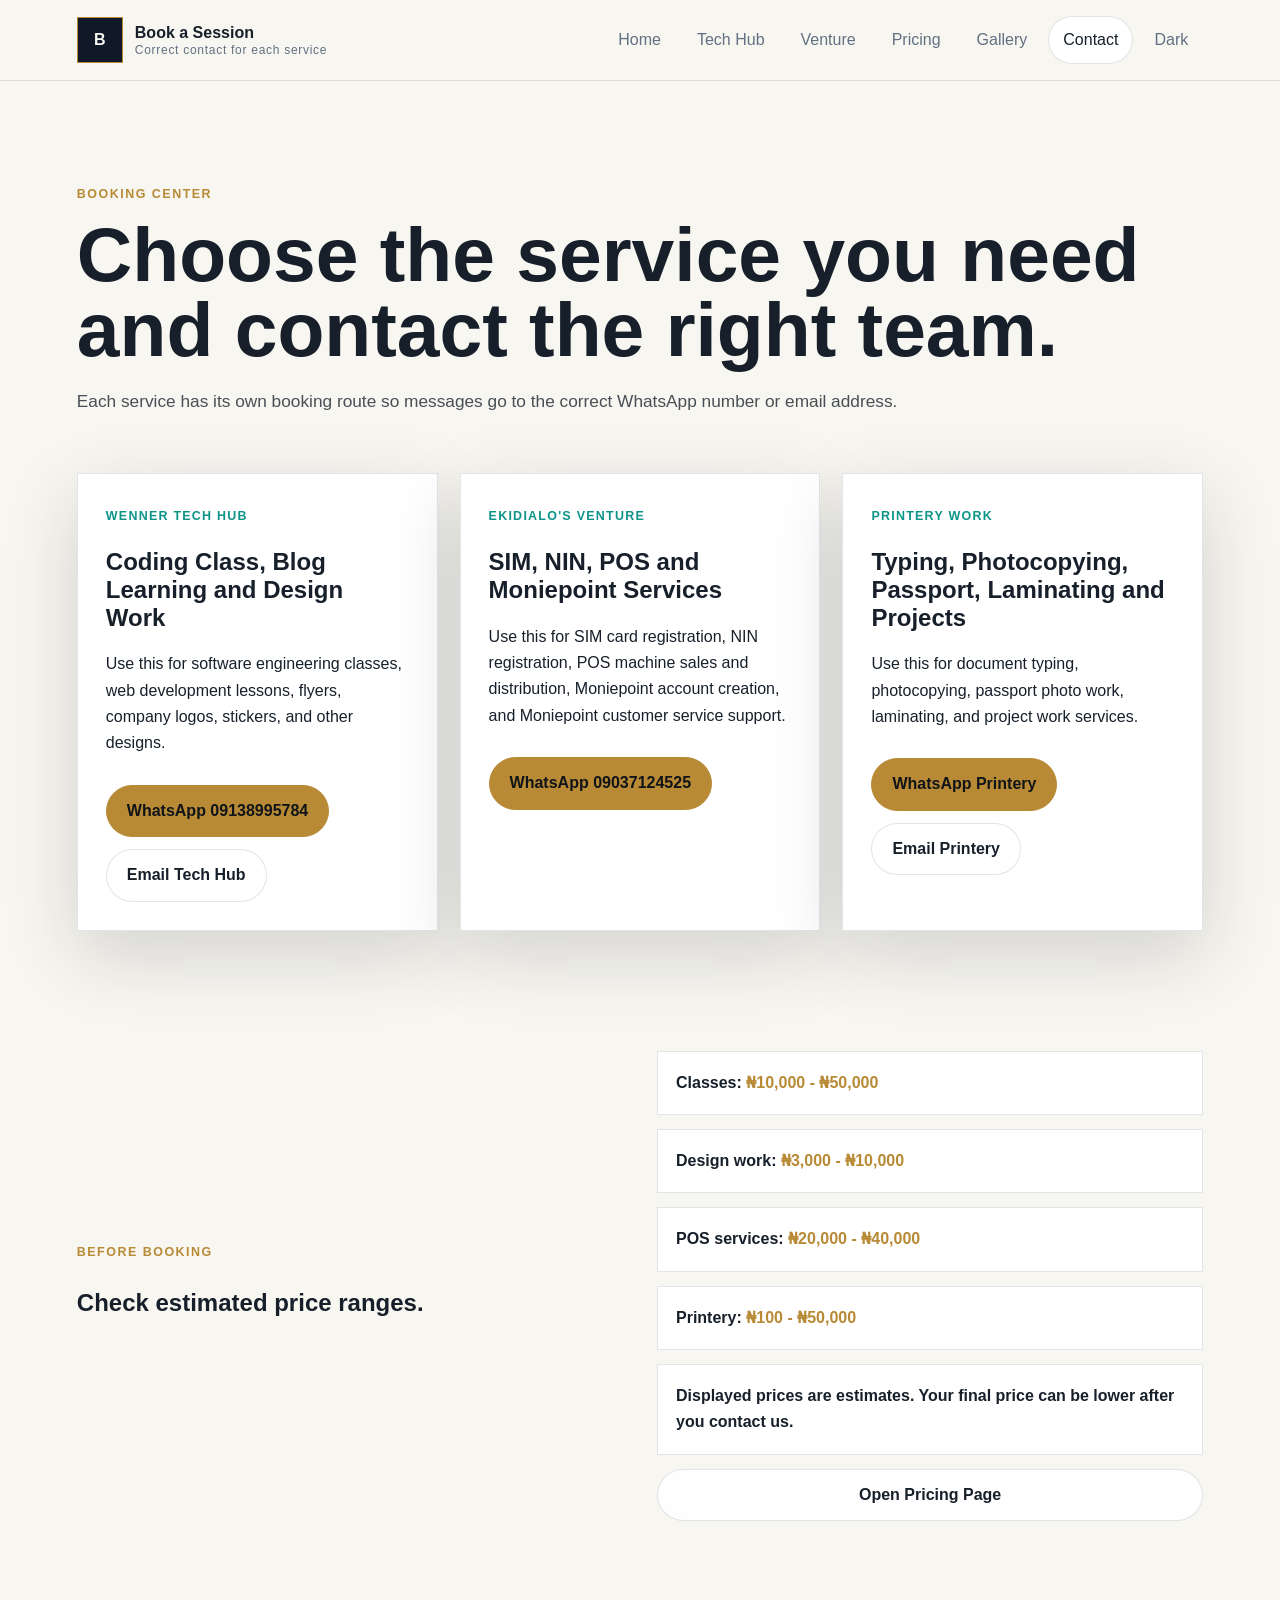
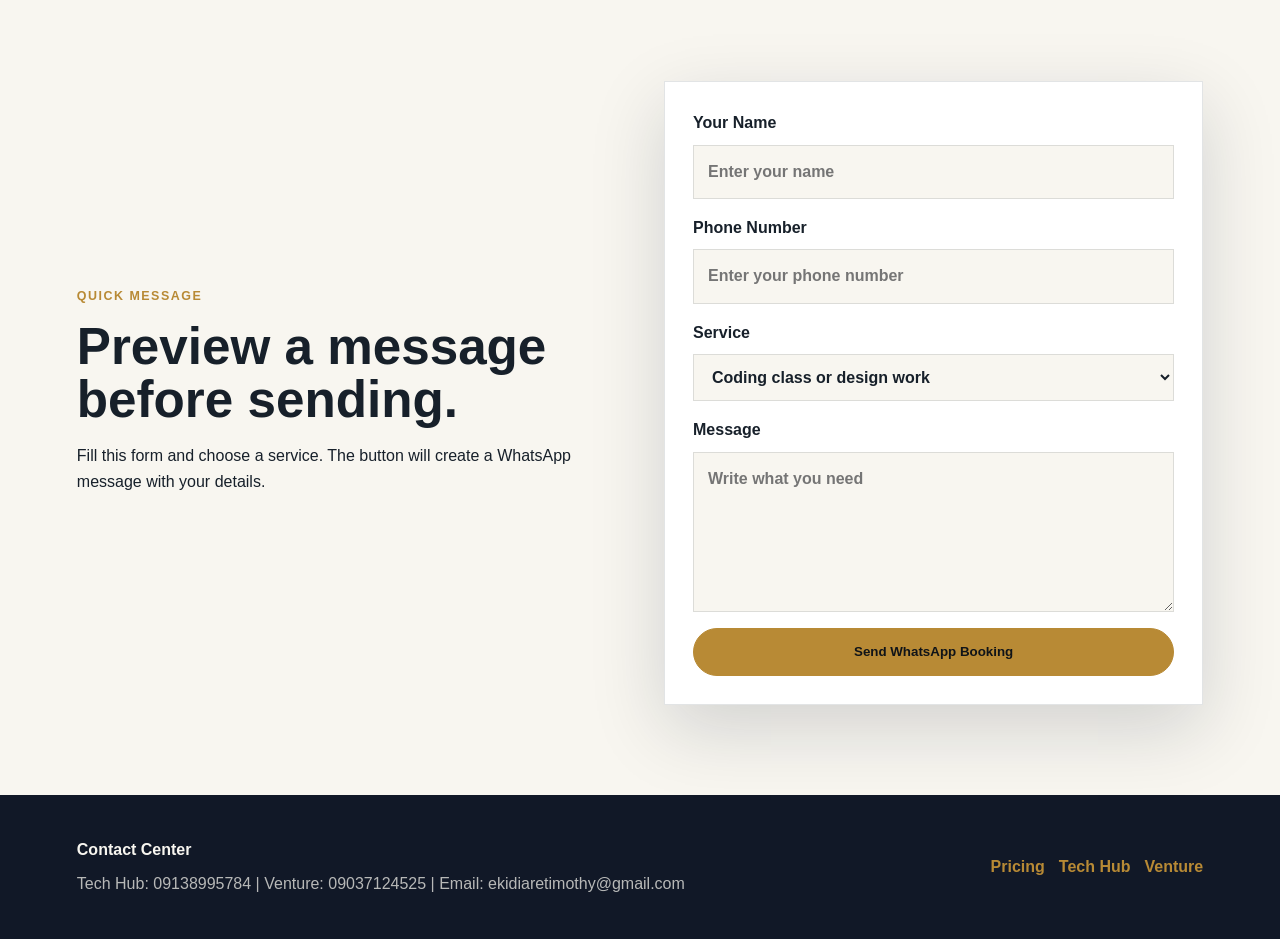
<file: contact.html>
<!DOCTYPE html>
<html lang="en">
<head>
  <meta charset="UTF-8">
  <meta name="viewport" content="width=device-width, initial-scale=1.0">
  <title>Contact and Booking | WENNER TECH HUB / EKIDIALO'S VENTURE</title>
  <link rel="stylesheet" href="styles.css">
  <script defer src="script.js"></script>
</head>
<body>
  <header class="site-header">
    <a class="brand" href="index.html"><span class="brand-mark">B</span><span><strong>Book a Session</strong><small>Correct contact for each service</small></span></a>
    <button class="nav-toggle" type="button" aria-label="Open navigation"><span></span><span></span><span></span></button>
    <nav class="main-nav" aria-label="Main navigation">
      <a href="index.html">Home</a><a href="tech-hub.html">Tech Hub</a><a href="venture.html">Venture</a><a href="pricing.html">Pricing</a><a href="gallery.html">Gallery</a><a href="contact.html" class="active">Contact</a>
      <button class="theme-toggle" type="button" aria-label="Switch color mode">Dark</button>
    </nav>
  </header>

  <main>
    <section class="content-section reveal">
      <p class="section-kicker">Booking center</p>
      <h1>Choose the service you need and contact the right team.</h1>
      <p class="wide-copy">Each service has its own booking route so messages go to the correct WhatsApp number or email address.</p>
    </section>

    <section class="booking-grid reveal">
      <article id="design-booking">
        <span>WENNER TECH HUB</span>
        <h2>Coding Class, Blog Learning and Design Work</h2>
        <p>Use this for software engineering classes, web development lessons, flyers, company logos, stickers, and other designs.</p>
        <div class="contact-actions">
          <a class="btn primary" href="https://wa.me/2349138995784?text=Hello%20WENNER%20TECH%20HUB%2C%20I%20want%20to%20book%20a%20coding%20or%20design%20session." target="_blank" rel="noopener">WhatsApp 09138995784</a>
          <a class="btn ghost" href="mailto:ekidiaretimothy@gmail.com?subject=WENNER%20TECH%20HUB%20Booking">Email Tech Hub</a>
        </div>
      </article>

      <article id="venture-booking">
        <span>EKIDIALO'S VENTURE</span>
        <h2>SIM, NIN, POS and Moniepoint Services</h2>
        <p>Use this for SIM card registration, NIN registration, POS machine sales and distribution, Moniepoint account creation, and Moniepoint customer service support.</p>
        <div class="contact-actions">
          <a class="btn primary" href="https://wa.me/2349037124525?text=Hello%2C%20I%20want%20to%20book%20SIM%2C%20NIN%2C%20POS%20machine%20sales%2Fdistribution%2C%20Moniepoint%20account%20creation%20or%20Moniepoint%20customer%20service." target="_blank" rel="noopener">WhatsApp 09037124525</a>
        </div>
      </article>

      <article>
        <span>PRINTERY WORK</span>
        <h2>Typing, Photocopying, Passport, Laminating and Projects</h2>
        <p>Use this for document typing, photocopying, passport photo work, laminating, and project work services.</p>
        <div class="contact-actions">
          <a class="btn primary" href="https://wa.me/2349138995784?text=Hello%2C%20I%20want%20to%20book%20printery%20work." target="_blank" rel="noopener">WhatsApp Printery</a>
          <a class="btn ghost" href="mailto:lindaekidiare@gmail.ccom?subject=Printery%20Work%20Booking">Email Printery</a>
        </div>
      </article>
    </section>

    <section class="pricing-strip reveal">
      <div>
        <p class="section-kicker">Before booking</p>
        <h2>Check estimated price ranges.</h2>
      </div>
      <div class="price-strip-items">
        <p><strong>Classes:</strong> <span class="price-range" data-min="10000" data-max="50000">₦10,000 - ₦50,000</span></p>
        <p><strong>Design work:</strong> <span class="price-range" data-min="3000" data-max="10000">₦3,000 - ₦10,000</span></p>
        <p><strong>POS services:</strong> <span class="price-range" data-min="20000" data-max="40000">₦20,000 - ₦40,000</span></p>
        <p><strong>Printery:</strong> <span class="price-range" data-min="100" data-max="50000">₦100 - ₦50,000</span></p>
        <p class="price-note">Displayed prices are estimates. Your final price can be lower after you contact us.</p>
        <a class="btn ghost" href="pricing.html">Open Pricing Page</a>
      </div>
    </section>

    <section class="form-section reveal">
      <div>
        <p class="section-kicker">Quick message</p>
        <h2>Preview a message before sending.</h2>
        <p>Fill this form and choose a service. The button will create a WhatsApp message with your details.</p>
      </div>
      <form id="bookingForm">
        <label>Your Name<input type="text" id="visitorName" placeholder="Enter your name" required></label>
        <label>Phone Number<input type="tel" id="visitorPhone" placeholder="Enter your phone number" required></label>
        <label>Service
          <select id="serviceType" required>
            <option value="tech">Coding class or design work</option>
            <option value="venture">SIM, NIN, POS services, Moniepoint account creation or support</option>
            <option value="printery">Printery work</option>
          </select>
        </label>
        <label>Message<textarea id="visitorMessage" rows="5" placeholder="Write what you need"></textarea></label>
        <button class="btn primary" type="submit">Send WhatsApp Booking</button>
      </form>
    </section>
  </main>

  <footer class="site-footer">
    <div><strong>Contact Center</strong><p>Tech Hub: 09138995784 | Venture: 09037124525 | Email: ekidiaretimothy@gmail.com</p></div>
    <div class="footer-links"><a href="pricing.html">Pricing</a><a href="tech-hub.html">Tech Hub</a><a href="venture.html">Venture</a></div>
  </footer>
</body>
</html>
</file>
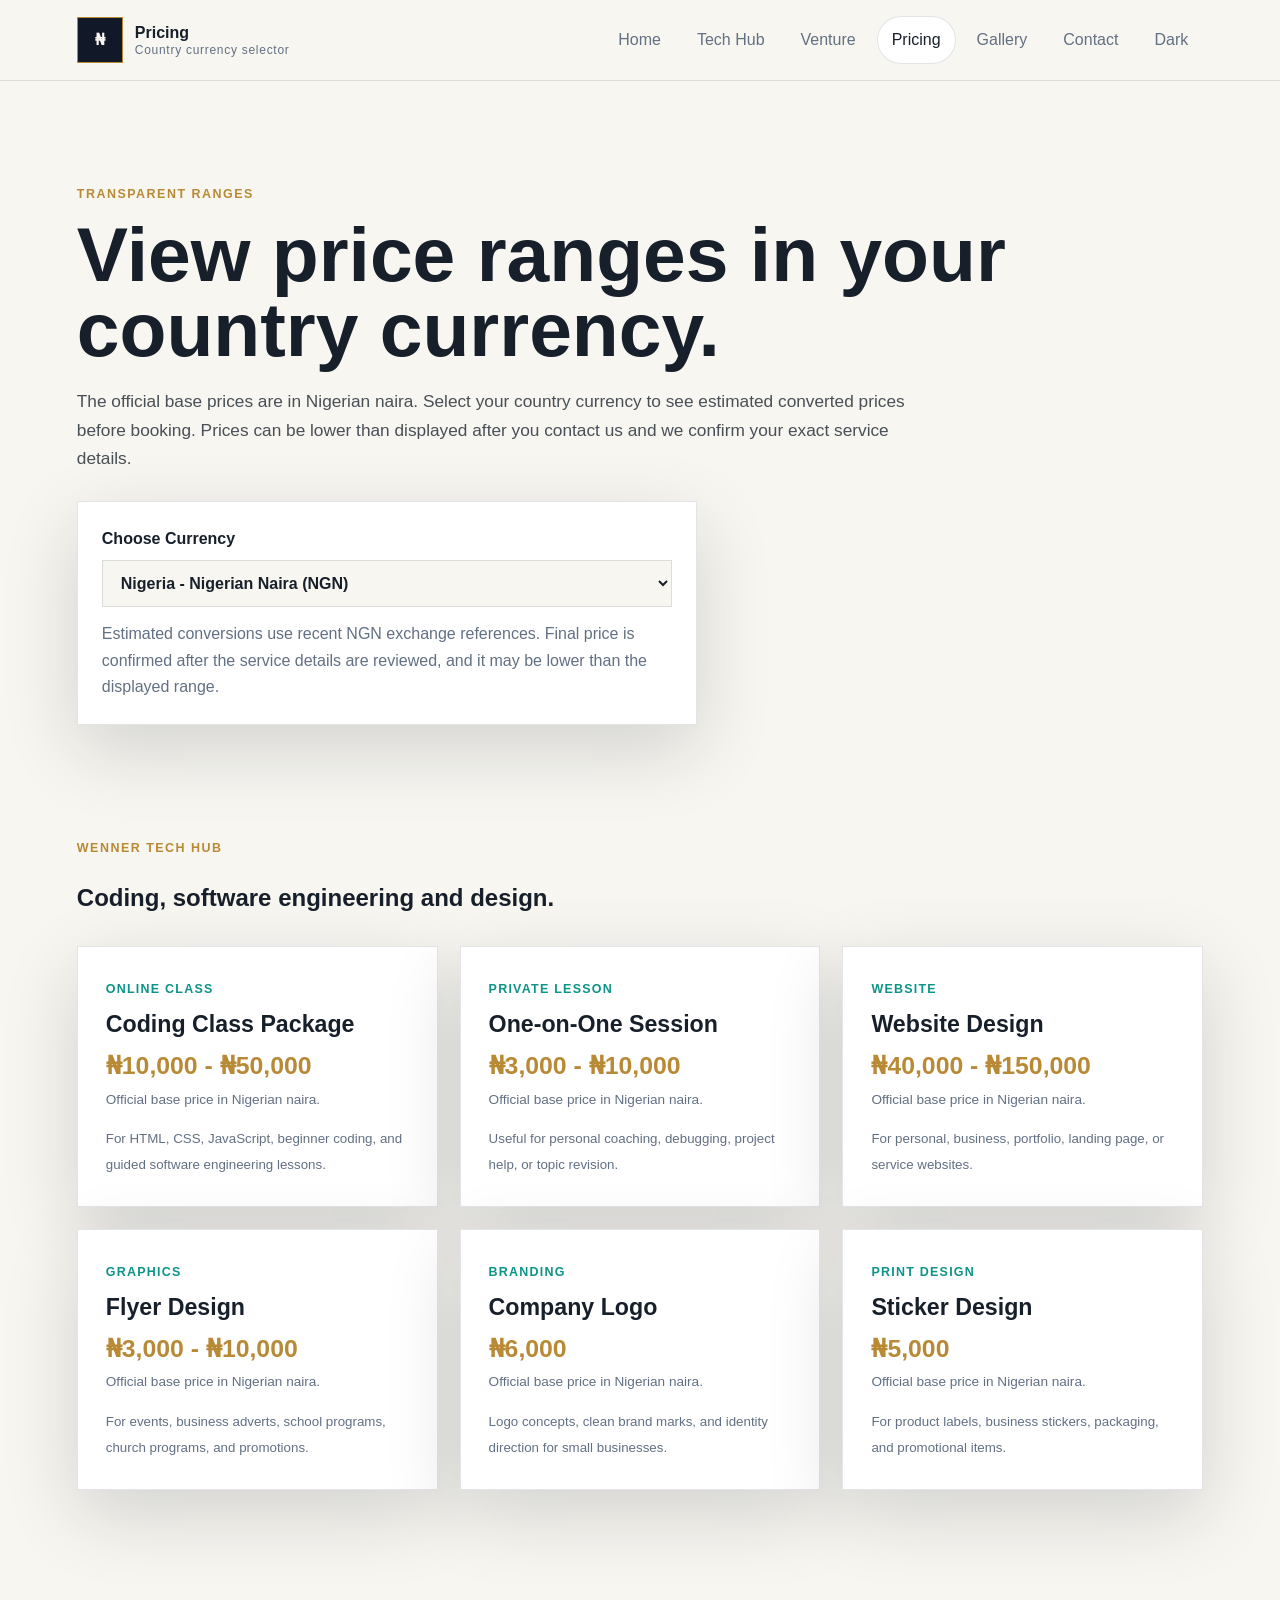
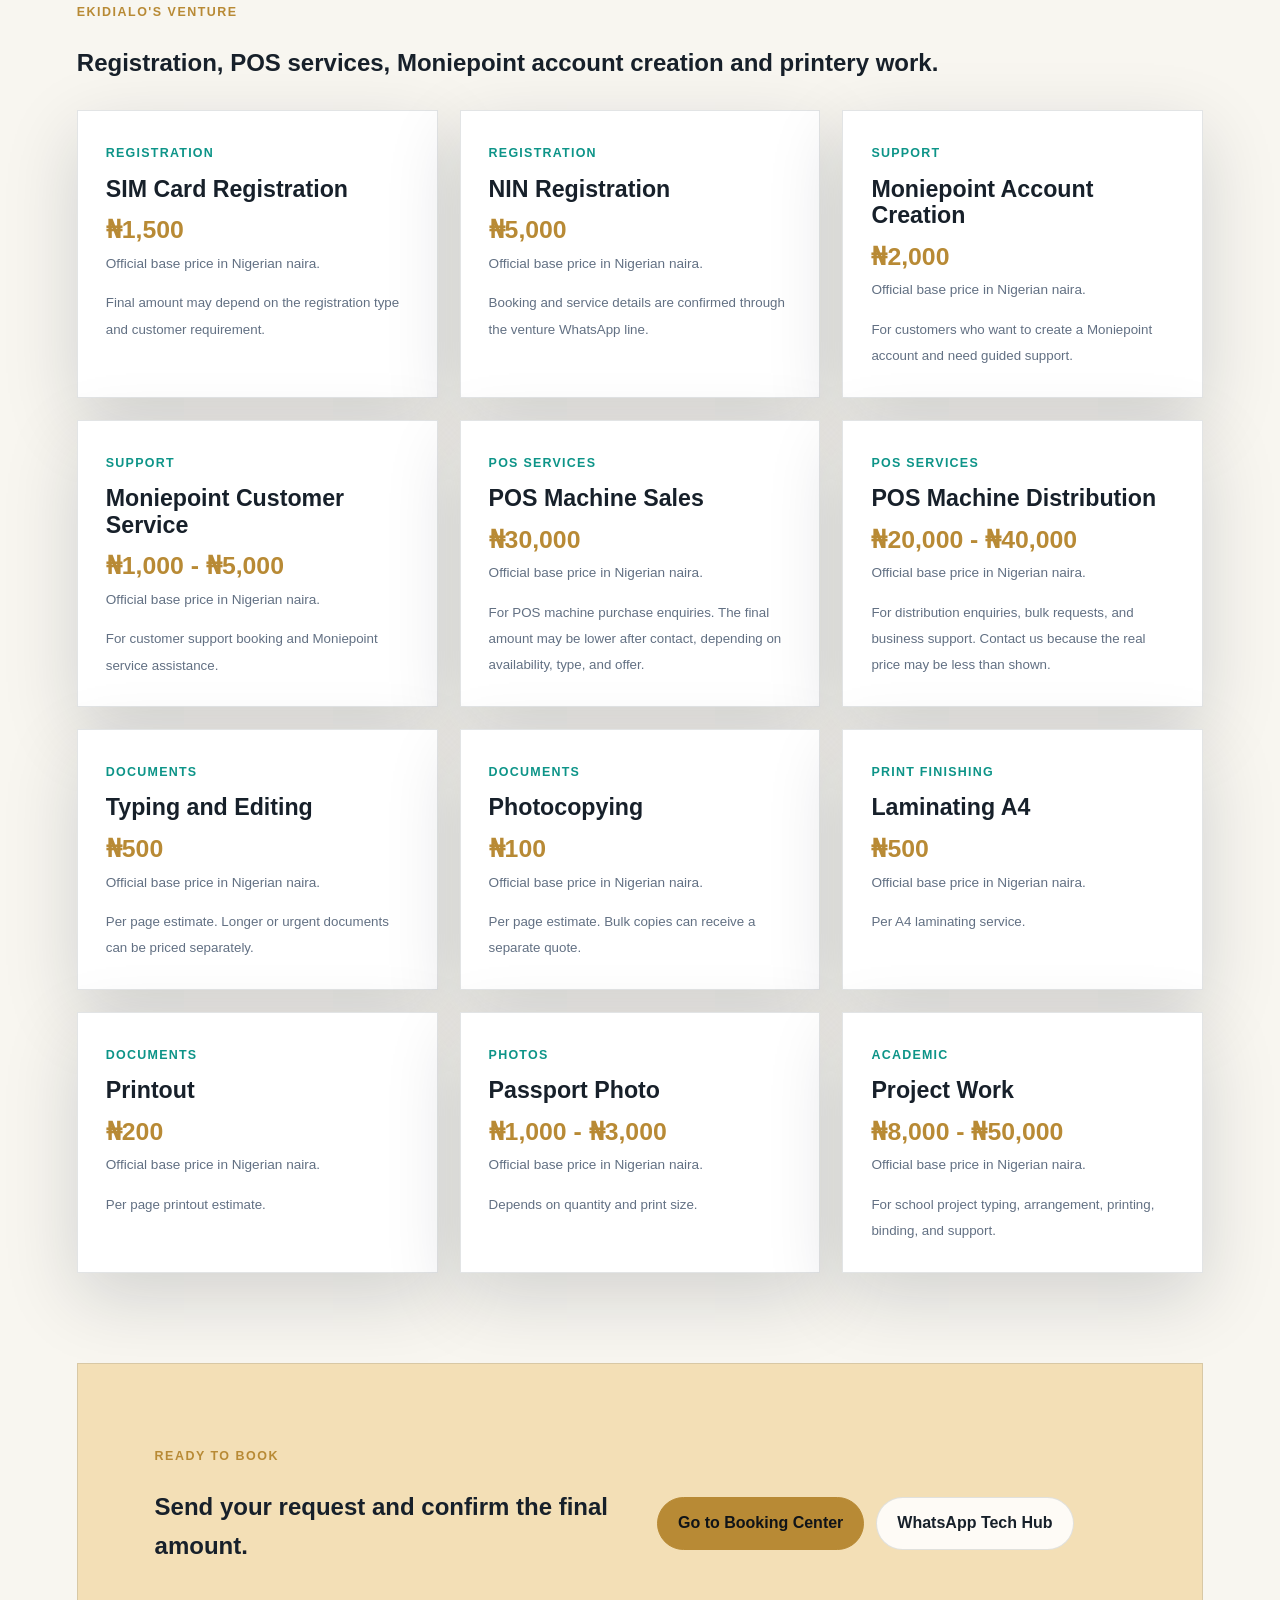
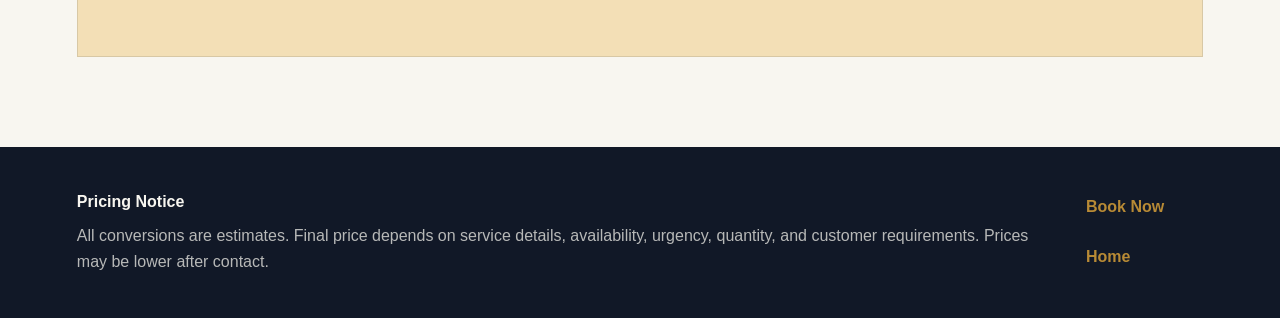
<file: pricing.html>
<!DOCTYPE html>
<html lang="en">
<head>
  <meta charset="UTF-8">
  <meta name="viewport" content="width=device-width, initial-scale=1.0">
  <title>Pricing | WENNER TECH HUB / EKIDIALO'S VENTURE</title>
  <link rel="stylesheet" href="styles.css">
  <script defer src="script.js"></script>
</head>
<body>
  <header class="site-header">
    <a class="brand" href="index.html"><span class="brand-mark">₦</span><span><strong>Pricing</strong><small>Country currency selector</small></span></a>
    <button class="nav-toggle" type="button" aria-label="Open navigation"><span></span><span></span><span></span></button>
    <nav class="main-nav" aria-label="Main navigation">
      <a href="index.html">Home</a><a href="tech-hub.html">Tech Hub</a><a href="venture.html">Venture</a><a href="pricing.html" class="active">Pricing</a><a href="gallery.html">Gallery</a><a href="contact.html">Contact</a>
      <button class="theme-toggle" type="button" aria-label="Switch color mode">Dark</button>
    </nav>
  </header>

  <main>
    <section class="content-section pricing-intro reveal">
      <p class="section-kicker">Transparent ranges</p>
      <h1>View price ranges in your country currency.</h1>
      <p class="wide-copy">The official base prices are in Nigerian naira. Select your country currency to see estimated converted prices before booking. Prices can be lower than displayed after you contact us and we confirm your exact service details.</p>
      <div class="currency-panel">
        <label>Choose Currency
          <select id="currencySelect" aria-label="Choose currency">
            <option value="NGN">Nigeria - Nigerian Naira (NGN)</option>
            <option value="USD">United States - US Dollar (USD)</option>
            <option value="GBP">United Kingdom - Pound Sterling (GBP)</option>
            <option value="EUR">Europe - Euro (EUR)</option>
            <option value="CAD">Canada - Canadian Dollar (CAD)</option>
            <option value="GHS">Ghana - Ghana Cedi (GHS)</option>
            <option value="ZAR">South Africa - Rand (ZAR)</option>
            <option value="CNY">China - Yuan (CNY)</option>
            <option value="SAR">Saudi Arabia - Riyal (SAR)</option>
          </select>
        </label>
        <p id="currencyNote">Estimated conversions use recent NGN exchange references. Final price is confirmed after the service details are reviewed, and it may be lower than the displayed range.</p>
      </div>
    </section>

    <section class="pricing-table-section reveal">
      <div class="section-heading">
        <p class="section-kicker">WENNER TECH HUB</p>
        <h2>Coding, software engineering and design.</h2>
      </div>
      <div class="price-card-grid">
        <article class="price-card">
          <span>Online class</span>
          <h3>Coding Class Package</h3>
          <p class="price-range" data-min="10000" data-max="50000">₦10,000 - ₦50,000</p>
          <small>For HTML, CSS, JavaScript, beginner coding, and guided software engineering lessons.</small>
        </article>
        <article class="price-card">
          <span>Private lesson</span>
          <h3>One-on-One Session</h3>
          <p class="price-range" data-min="3000" data-max="10000">₦3,000 - ₦10,000</p>
          <small>Useful for personal coaching, debugging, project help, or topic revision.</small>
        </article>
        <article class="price-card">
          <span>Website</span>
          <h3>Website Design</h3>
          <p class="price-range" data-min="40000" data-max="150000">₦40,000 - ₦150,000</p>
          <small>For personal, business, portfolio, landing page, or service websites.</small>
        </article>
        <article class="price-card">
          <span>Graphics</span>
          <h3>Flyer Design</h3>
          <p class="price-range" data-min="3000" data-max="10000">₦3,000 - ₦10,000</p>
          <small>For events, business adverts, school programs, church programs, and promotions.</small>
        </article>
        <article class="price-card">
          <span>Branding</span>
          <h3>Company Logo</h3>
          <p class="price-range" data-min="6000" data-max="6000">₦6,000</p>
          <small>Logo concepts, clean brand marks, and identity direction for small businesses.</small>
        </article>
        <article class="price-card">
          <span>Print design</span>
          <h3>Sticker Design</h3>
          <p class="price-range" data-min="5000" data-max="5000">₦5,000</p>
          <small>For product labels, business stickers, packaging, and promotional items.</small>
        </article>
      </div>
    </section>

    <section class="pricing-table-section reveal">
      <div class="section-heading">
        <p class="section-kicker">EKIDIALO'S VENTURE</p>
        <h2>Registration, POS services, Moniepoint account creation and printery work.</h2>
      </div>
      <div class="price-card-grid">
        <article class="price-card">
          <span>Registration</span>
          <h3>SIM Card Registration</h3>
          <p class="price-range" data-min="1500" data-max="1500">₦1,500</p>
          <small>Final amount may depend on the registration type and customer requirement.</small>
        </article>
        <article class="price-card">
          <span>Registration</span>
          <h3>NIN Registration</h3>
          <p class="price-range" data-min="5000" data-max="5000">₦5,000</p>
          <small>Booking and service details are confirmed through the venture WhatsApp line.</small>
        </article>
        <article class="price-card">
          <span>Support</span>
          <h3>Moniepoint Account Creation</h3>
          <p class="price-range" data-min="2000" data-max="2000">₦2,000</p>
          <small>For customers who want to create a Moniepoint account and need guided support.</small>
        </article>
        <article class="price-card">
          <span>Support</span>
          <h3>Moniepoint Customer Service</h3>
          <p class="price-range" data-min="1000" data-max="5000">₦1,000 - ₦5,000</p>
          <small>For customer support booking and Moniepoint service assistance.</small>
        </article>
        <article class="price-card">
          <span>POS services</span>
          <h3>POS Machine Sales</h3>
          <p class="price-range" data-min="30000" data-max="30000">₦30,000</p>
          <small>For POS machine purchase enquiries. The final amount may be lower after contact, depending on availability, type, and offer.</small>
        </article>
        <article class="price-card">
          <span>POS services</span>
          <h3>POS Machine Distribution</h3>
          <p class="price-range" data-min="20000" data-max="40000">₦20,000 - ₦40,000</p>
          <small>For distribution enquiries, bulk requests, and business support. Contact us because the real price may be less than shown.</small>
        </article>
        <article class="price-card">
          <span>Documents</span>
          <h3>Typing and Editing</h3>
          <p class="price-range" data-min="500" data-max="500">₦500</p>
          <small>Per page estimate. Longer or urgent documents can be priced separately.</small>
        </article>
        <article class="price-card">
          <span>Documents</span>
          <h3>Photocopying</h3>
          <p class="price-range" data-min="100" data-max="100">₦100</p>
          <small>Per page estimate. Bulk copies can receive a separate quote.</small>
        </article>
        <article class="price-card">
          <span>Print finishing</span>
          <h3>Laminating A4</h3>
          <p class="price-range" data-min="500" data-max="500">₦500</p>
          <small>Per A4 laminating service.</small>
        </article>
        <article class="price-card">
          <span>Documents</span>
          <h3>Printout</h3>
          <p class="price-range" data-min="200" data-max="200">₦200</p>
          <small>Per page printout estimate.</small>
        </article>
        <article class="price-card">
          <span>Photos</span>
          <h3>Passport Photo</h3>
          <p class="price-range" data-min="1000" data-max="3000">₦1,000 - ₦3,000</p>
          <small>Depends on quantity and print size.</small>
        </article>
        <article class="price-card">
          <span>Academic</span>
          <h3>Project Work</h3>
          <p class="price-range" data-min="8000" data-max="50000">₦8,000 - ₦50,000</p>
          <small>For school project typing, arrangement, printing, binding, and support.</small>
        </article>
      </div>
    </section>

    <section class="pricing-cta reveal">
      <div>
        <p class="section-kicker">Ready to book</p>
        <h2>Send your request and confirm the final amount.</h2>
      </div>
      <div class="hero-actions">
        <a class="btn primary" href="contact.html">Go to Booking Center</a>
        <a class="btn ghost" href="https://wa.me/2349138995784?text=Hello%2C%20I%20checked%20the%20price%20range%20and%20I%20want%20to%20book%20a%20service." target="_blank" rel="noopener">WhatsApp Tech Hub</a>
      </div>
    </section>
  </main>

  <footer class="site-footer">
    <div><strong>Pricing Notice</strong><p>All conversions are estimates. Final price depends on service details, availability, urgency, quantity, and customer requirements. Prices may be lower after contact.</p></div>
    <div class="footer-links"><a href="contact.html">Book Now</a><a href="index.html">Home</a></div>
  </footer>
</body>
</html>
</file>
<file: styles.css>
:root {
  color-scheme: light;
  --bg: #f8f6f0;
  --surface: #ffffff;
  --surface-strong: #111827;
  --text: #17202a;
  --muted: #627083;
  --gold: #b88a35;
  --gold-soft: #f3dfb6;
  --teal: #0d9488;
  --wine: #8a2548;
  --line: rgba(23, 32, 42, 0.12);
  --shadow: 0 24px 70px rgba(15, 23, 42, 0.16);
}

body.dark-mode {
  color-scheme: dark;
  --bg: #101418;
  --surface: #171d23;
  --surface-strong: #f8f6f0;
  --text: #edf2f7;
  --muted: #a8b3c2;
  --gold: #e4b85f;
  --gold-soft: rgba(228, 184, 95, 0.16);
  --teal: #2dd4bf;
  --wine: #fb7185;
  --line: rgba(237, 242, 247, 0.14);
  --shadow: 0 24px 70px rgba(0, 0, 0, 0.4);
}

* {
  box-sizing: border-box;
}

html {
  scroll-behavior: smooth;
}

body {
  margin: 0;
  background: var(--bg);
  color: var(--text);
  font-family: Arial, Helvetica, sans-serif;
  line-height: 1.65;
}

a {
  color: inherit;
  text-decoration: none;
}

img {
  display: block;
  max-width: 100%;
}

.site-header {
  position: sticky;
  top: 0;
  z-index: 20;
  display: flex;
  align-items: center;
  justify-content: space-between;
  gap: 24px;
  padding: 16px 6vw;
  border-bottom: 1px solid var(--line);
  background: color-mix(in srgb, var(--bg) 88%, transparent);
  backdrop-filter: blur(18px);
}

.brand {
  display: flex;
  align-items: center;
  gap: 12px;
  min-width: 230px;
}

.brand-mark {
  display: grid;
  width: 46px;
  height: 46px;
  place-items: center;
  border: 1px solid var(--gold);
  background: var(--surface-strong);
  color: var(--bg);
  font-weight: 800;
}

.brand strong,
.brand small {
  display: block;
  line-height: 1.2;
}

.brand small {
  color: var(--muted);
  font-size: 0.75rem;
  letter-spacing: 0.06em;
}

.main-nav {
  display: flex;
  align-items: center;
  gap: 6px;
}

.main-nav a,
.theme-toggle {
  border: 1px solid transparent;
  border-radius: 999px;
  padding: 10px 14px;
  background: transparent;
  color: var(--muted);
  font: inherit;
  cursor: pointer;
}

.main-nav a:hover,
.main-nav a.active,
.theme-toggle:hover {
  border-color: var(--line);
  background: var(--surface);
  color: var(--text);
}

.nav-toggle {
  display: none;
  width: 44px;
  height: 44px;
  border: 1px solid var(--line);
  background: var(--surface);
}

.nav-toggle span {
  display: block;
  width: 20px;
  height: 2px;
  margin: 5px auto;
  background: var(--text);
}

.hero {
  position: relative;
  min-height: 86vh;
  display: flex;
  align-items: center;
  padding: 90px 6vw;
  overflow: hidden;
  background: url("https://images.unsplash.com/photo-1518770660439-4636190af475?auto=format&fit=crop&w=1800&q=80") center/cover;
}

.hero-overlay {
  position: absolute;
  inset: 0;
  background: linear-gradient(90deg, rgba(9, 13, 18, 0.86), rgba(9, 13, 18, 0.55), rgba(9, 13, 18, 0.22));
}

.hero-content {
  position: relative;
  max-width: 820px;
  color: #fff;
}

.eyebrow,
.section-kicker {
  color: var(--gold);
  font-weight: 800;
  letter-spacing: 0.12em;
  text-transform: uppercase;
  font-size: 0.78rem;
}

.hero h1,
.page-hero h1,
.content-section h1 {
  margin: 10px 0 20px;
  font-size: clamp(2.4rem, 6vw, 5.8rem);
  line-height: 0.98;
}

.hero-copy,
.page-hero p,
.wide-copy {
  max-width: 850px;
  font-size: 1.08rem;
  color: color-mix(in srgb, currentColor 78%, transparent);
}

.hero-actions,
.contact-actions {
  display: flex;
  flex-wrap: wrap;
  gap: 12px;
  margin-top: 28px;
}

.btn {
  display: inline-flex;
  align-items: center;
  justify-content: center;
  min-height: 48px;
  border-radius: 999px;
  padding: 12px 20px;
  border: 1px solid var(--line);
  font-weight: 800;
}

.btn.primary {
  background: var(--gold);
  color: #101418;
  border-color: var(--gold);
}

.btn.ghost {
  background: color-mix(in srgb, var(--surface) 88%, transparent);
  color: var(--text);
}

.hero .btn.ghost {
  color: #fff;
  background: rgba(255, 255, 255, 0.12);
  border-color: rgba(255, 255, 255, 0.26);
}

.split-section,
.luxury-panel,
.creative-services,
.printery-band,
.form-section {
  display: grid;
  grid-template-columns: minmax(0, 1fr) minmax(0, 1fr);
  gap: 48px;
  align-items: center;
  padding: 90px 6vw;
}

.split-section h2,
.luxury-panel h2,
.creative-services h2,
.printery-band h2,
.form-section h2,
.content-section h2,
.blog-section h2 {
  margin: 0;
  font-size: clamp(2rem, 4vw, 3.7rem);
  line-height: 1.05;
}

.service-grid {
  display: grid;
  grid-template-columns: repeat(3, minmax(0, 1fr));
  gap: 22px;
  padding: 0 6vw 90px;
}

.service-card,
.blog-grid article,
.booking-grid article,
.service-list article {
  border: 1px solid var(--line);
  background: var(--surface);
  box-shadow: var(--shadow);
  overflow: hidden;
}

.service-card img {
  width: 100%;
  height: 240px;
  object-fit: cover;
}

.service-card div,
.blog-grid article,
.booking-grid article,
.service-list article {
  padding: 28px;
}

.service-card span,
.blog-grid span,
.booking-grid span {
  color: var(--teal);
  font-size: 0.78rem;
  font-weight: 800;
  letter-spacing: 0.1em;
  text-transform: uppercase;
}

.service-card h3,
.blog-grid h3,
.service-list h3 {
  margin: 8px 0 10px;
  font-size: 1.45rem;
  line-height: 1.18;
}

.service-card a,
.service-list a {
  color: var(--wine);
  font-weight: 800;
}

.featured-card {
  grid-column: span 1;
}

.stats-band {
  display: grid;
  grid-template-columns: repeat(4, minmax(0, 1fr));
  gap: 1px;
  padding: 0 6vw 90px;
}

.stats-band div {
  min-height: 150px;
  padding: 26px;
  background: var(--surface-strong);
  color: var(--bg);
}

.stats-band strong {
  display: block;
  color: var(--gold);
  font-size: 2.2rem;
}

.luxury-panel {
  margin: 0 6vw 90px;
  padding: 60px;
  background: var(--surface);
  border: 1px solid var(--line);
  box-shadow: var(--shadow);
}

.pricing-preview,
.pricing-strip,
.pricing-cta {
  display: grid;
  grid-template-columns: minmax(0, 1fr) minmax(0, 1fr);
  gap: 34px;
  align-items: center;
  padding: 70px 6vw;
}

.pricing-preview {
  background: var(--surface-strong);
  color: var(--bg);
}

.pricing-preview .section-kicker,
.pricing-cta .section-kicker {
  color: var(--gold);
}

.mini-price-list,
.price-strip-items {
  display: grid;
  gap: 14px;
}

.mini-price-list p,
.price-strip-items p {
  margin: 0;
  padding: 18px;
  border: 1px solid var(--line);
  background: var(--surface);
  color: var(--text);
}

.pricing-preview .btn {
  width: fit-content;
}

.panel-list {
  display: grid;
  gap: 14px;
}

.panel-list p {
  margin: 0;
  padding: 18px;
  background: var(--gold-soft);
  border-left: 4px solid var(--gold);
}

.page-hero {
  min-height: 72vh;
  display: flex;
  align-items: center;
  padding: 90px 6vw;
  color: #fff;
}

.page-hero > div {
  max-width: 860px;
}

.tech-hero {
  background: linear-gradient(90deg, rgba(9, 13, 18, 0.82), rgba(9, 13, 18, 0.35)), url("https://images.unsplash.com/photo-1555066931-4365d14bab8c?auto=format&fit=crop&w=1800&q=80") center/cover;
}

.venture-hero {
  background: linear-gradient(90deg, rgba(9, 13, 18, 0.82), rgba(9, 13, 18, 0.32)), url("https://images.unsplash.com/photo-1554224154-26032fced8bd?auto=format&fit=crop&w=1800&q=80") center/cover;
}

.content-section,
.blog-section {
  padding: 90px 6vw 40px;
}

.pricing-intro {
  padding-bottom: 70px;
}

.currency-panel {
  display: grid;
  gap: 14px;
  max-width: 620px;
  margin-top: 28px;
  padding: 24px;
  border: 1px solid var(--line);
  background: var(--surface);
  box-shadow: var(--shadow);
}

.currency-panel p {
  margin: 0;
  color: var(--muted);
}

.pricing-table-section {
  padding: 30px 6vw 70px;
}

.price-card-grid {
  display: grid;
  grid-template-columns: repeat(3, minmax(0, 1fr));
  gap: 22px;
  margin-top: 28px;
}

.price-card {
  min-height: 260px;
  padding: 28px;
  border: 1px solid var(--line);
  background: var(--surface);
  box-shadow: var(--shadow);
}

.price-card span {
  color: var(--teal);
  font-size: 0.78rem;
  font-weight: 800;
  letter-spacing: 0.1em;
  text-transform: uppercase;
}

.price-card h3 {
  margin: 10px 0;
  font-size: 1.45rem;
  line-height: 1.15;
}

.price-card small,
.base-price-note {
  color: var(--muted);
}

.price-range {
  display: inline-block;
  font-weight: 900;
  color: var(--gold);
}

.price-card .price-range {
  display: block;
  margin: 14px 0 8px;
  font-size: 1.55rem;
  line-height: 1.15;
}

.base-price-note {
  display: block;
  margin-bottom: 14px;
  font-size: 0.85rem;
}

.pricing-cta {
  margin: 20px 6vw 90px;
  background: var(--gold-soft);
  border: 1px solid var(--line);
}

.three-columns,
.blog-grid,
.booking-grid,
.service-list {
  display: grid;
  grid-template-columns: repeat(3, minmax(0, 1fr));
  gap: 22px;
  margin-top: 34px;
}

.three-columns article {
  padding: 28px;
  border-top: 4px solid var(--gold);
  background: var(--surface);
}

.creative-services img,
.printery-band img {
  width: 100%;
  min-height: 420px;
  object-fit: cover;
  box-shadow: var(--shadow);
}

.service-list {
  grid-template-columns: repeat(4, minmax(0, 1fr));
}

.brand-service-strip,
.brand-gallery {
  display: grid;
  grid-template-columns: repeat(4, minmax(0, 1fr));
  gap: 18px;
  margin: 34px 0;
}

.brand-gallery {
  padding: 0 6vw 90px;
  margin: 0;
}

.brand-service-card {
  position: relative;
  min-height: 180px;
  display: flex;
  flex-direction: column;
  justify-content: flex-end;
  overflow: hidden;
  padding: 24px;
  border: 1px solid var(--line);
  box-shadow: var(--shadow);
  color: #ffffff;
}

.brand-service-card::before {
  content: "";
  position: absolute;
  inset: 18px 18px auto auto;
  width: 58px;
  height: 58px;
  border: 1px solid rgba(255, 255, 255, 0.45);
  transform: rotate(10deg);
}

.brand-service-card strong {
  position: relative;
  z-index: 1;
  display: block;
  font-size: 2.1rem;
  line-height: 1;
}

.brand-service-card span {
  position: relative;
  z-index: 1;
  margin-top: 10px;
  font-weight: 800;
  color: rgba(255, 255, 255, 0.82);
}

.mtn-card {
  background: linear-gradient(135deg, #f6c800, #ef9f00);
  color: #111827;
}

.mtn-card span {
  color: rgba(17, 24, 39, 0.78);
}

.mtn-card::before {
  border-color: rgba(17, 24, 39, 0.35);
}

.glo-card {
  background: linear-gradient(135deg, #07923d, #0f5f2f);
}

.nin-card {
  background: linear-gradient(135deg, #0f766e, #134e4a);
}

.moniepoint-card {
  background: linear-gradient(135deg, #6127d9, #121b5c);
}

.pos-card {
  background: linear-gradient(135deg, #111827, #0d9488);
}

.price-note {
  margin: 0;
  padding: 14px 16px;
  border-left: 4px solid var(--teal);
  background: color-mix(in srgb, var(--teal) 12%, var(--surface));
  color: var(--text);
  font-weight: 800;
}

.gallery-grid {
  display: grid;
  grid-template-columns: repeat(3, minmax(0, 1fr));
  gap: 18px;
  padding: 20px 6vw 90px;
}

.gallery-grid figure {
  position: relative;
  min-height: 320px;
  margin: 0;
  overflow: hidden;
  background: var(--surface);
  box-shadow: var(--shadow);
}

.gallery-grid img {
  width: 100%;
  height: 100%;
  min-height: 320px;
  object-fit: cover;
  transition: transform 0.6s ease;
}

.gallery-grid figure:hover img {
  transform: scale(1.08);
}

.gallery-grid figcaption {
  position: absolute;
  left: 18px;
  right: 18px;
  bottom: 18px;
  padding: 12px 14px;
  background: rgba(16, 20, 24, 0.76);
  color: #fff;
  font-weight: 800;
}

.booking-grid {
  grid-template-columns: repeat(3, minmax(0, 1fr));
  padding: 0 6vw 50px;
  margin-top: 0;
}

.booking-grid h2 {
  line-height: 1.15;
}

form {
  display: grid;
  gap: 16px;
  padding: 28px;
  background: var(--surface);
  border: 1px solid var(--line);
  box-shadow: var(--shadow);
}

label {
  display: grid;
  gap: 8px;
  font-weight: 800;
}

input,
select,
textarea {
  width: 100%;
  border: 1px solid var(--line);
  background: var(--bg);
  color: var(--text);
  padding: 13px 14px;
  font: inherit;
}

textarea {
  resize: vertical;
}

.site-footer {
  display: flex;
  justify-content: space-between;
  gap: 24px;
  padding: 42px 6vw;
  background: var(--surface-strong);
  color: var(--bg);
}

.site-footer p {
  margin: 8px 0 0;
  color: color-mix(in srgb, var(--bg) 72%, transparent);
}

.footer-links {
  display: flex;
  flex-wrap: wrap;
  gap: 14px;
  align-items: center;
}

.footer-links a {
  color: var(--gold);
  font-weight: 800;
}

.reveal {
  opacity: 0;
  transform: translateY(26px);
  transition: opacity 0.8s ease, transform 0.8s ease;
}

.reveal.visible {
  opacity: 1;
  transform: translateY(0);
}

@media (max-width: 980px) {
  .nav-toggle {
    display: block;
  }

  .main-nav {
    position: absolute;
    left: 6vw;
    right: 6vw;
    top: 78px;
    display: none;
    flex-direction: column;
    align-items: stretch;
    padding: 16px;
    background: var(--surface);
    border: 1px solid var(--line);
    box-shadow: var(--shadow);
  }

  .main-nav.open {
    display: flex;
  }

  .main-nav a,
  .theme-toggle {
    border-radius: 0;
    text-align: left;
  }

  .split-section,
  .luxury-panel,
  .creative-services,
  .printery-band,
  .form-section,
  .pricing-preview,
  .pricing-strip,
  .pricing-cta,
  .site-footer {
    grid-template-columns: 1fr;
    flex-direction: column;
  }

  .service-grid,
  .three-columns,
  .blog-grid,
  .booking-grid,
  .service-list,
  .gallery-grid,
  .stats-band,
  .price-card-grid,
  .brand-service-strip,
  .brand-gallery {
    grid-template-columns: 1fr 1fr;
  }
}

@media (max-width: 640px) {
  .site-header {
    padding: 12px 4vw;
  }

  .brand {
    min-width: 0;
  }

  .brand strong {
    font-size: 0.9rem;
  }

  .hero,
  .page-hero,
  .split-section,
  .content-section,
  .blog-section,
  .creative-services,
  .printery-band,
  .form-section,
  .pricing-preview,
  .pricing-strip,
  .pricing-cta,
  .pricing-table-section {
    padding-left: 4vw;
    padding-right: 4vw;
  }

  .service-grid,
  .booking-grid,
  .gallery-grid,
  .stats-band,
  .three-columns,
  .blog-grid,
  .service-list,
  .price-card-grid,
  .brand-service-strip,
  .brand-gallery {
    grid-template-columns: 1fr;
    padding-left: 4vw;
    padding-right: 4vw;
  }

  .pricing-cta {
    margin-left: 4vw;
    margin-right: 4vw;
  }

  .luxury-panel {
    margin-left: 4vw;
    margin-right: 4vw;
    padding: 28px;
  }

  .hero h1,
  .page-hero h1,
  .content-section h1 {
    font-size: 2.6rem;
  }
}
</file>
